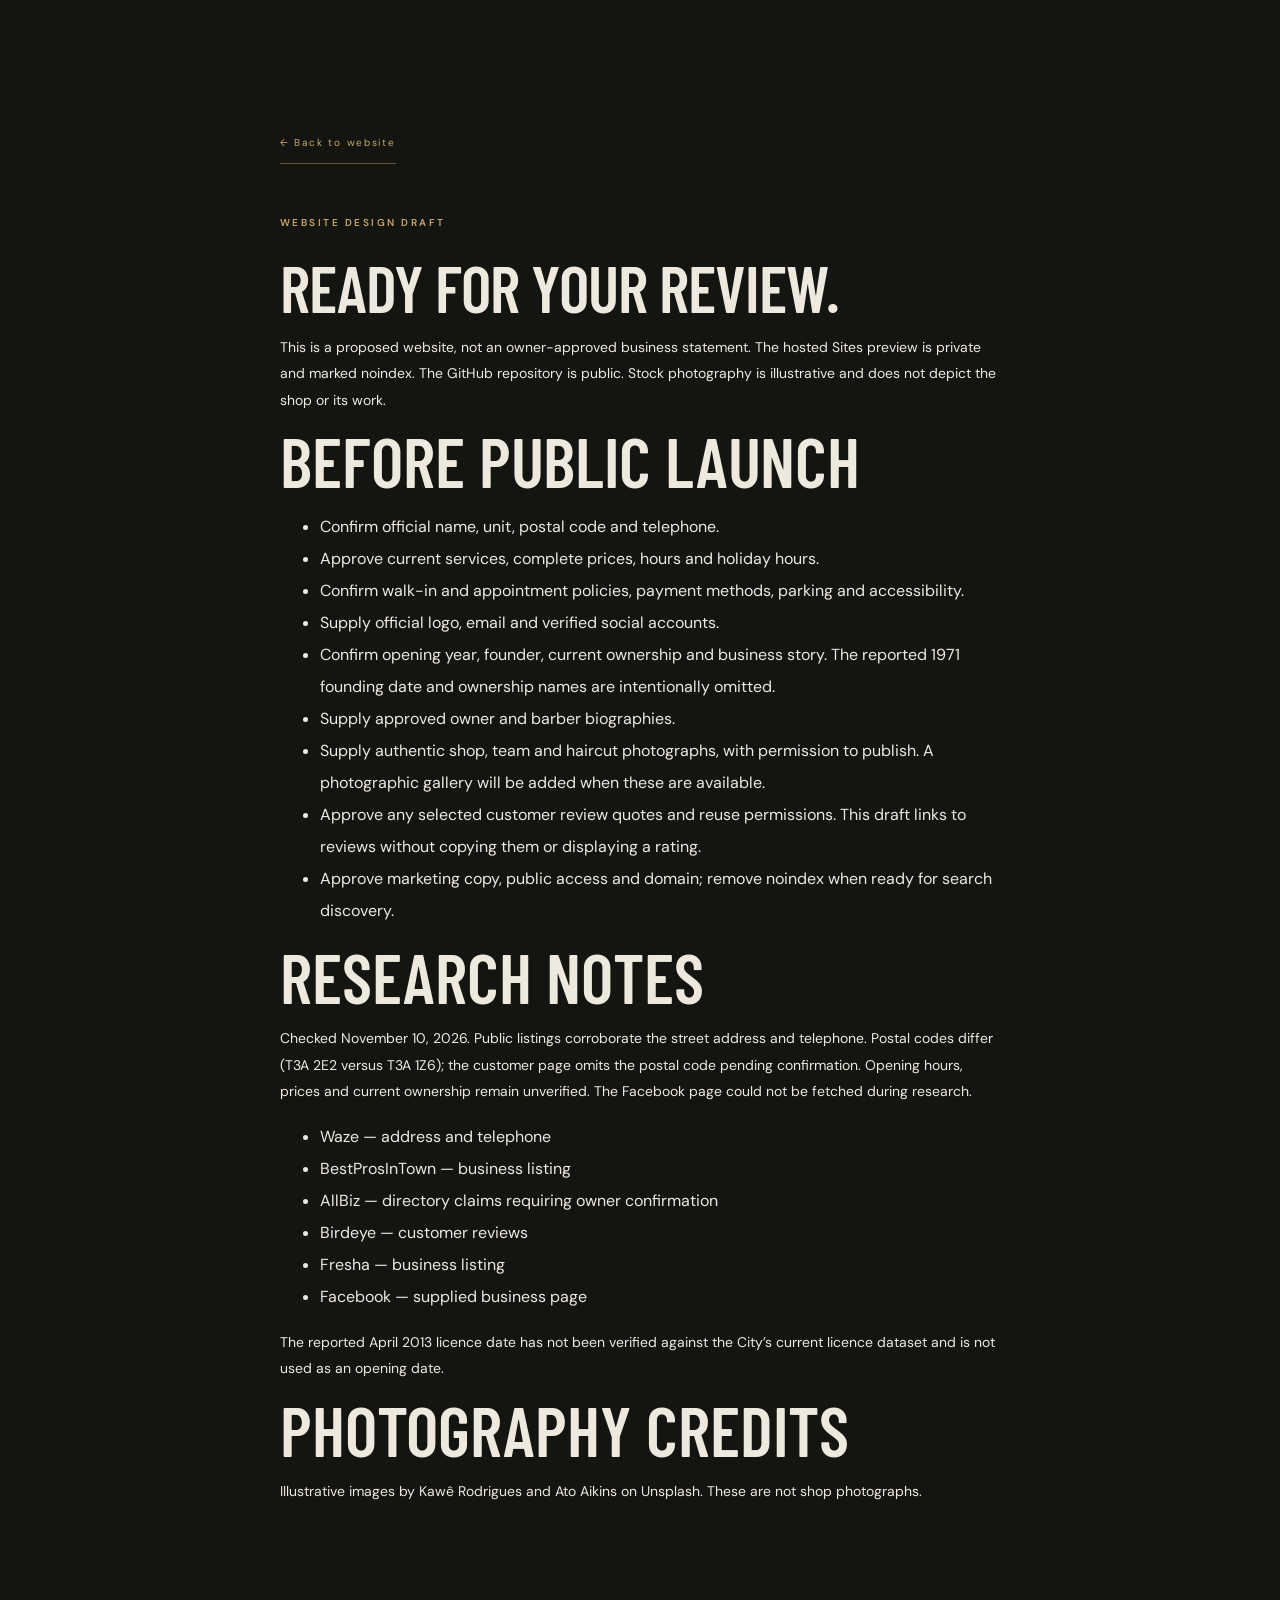
<file: owner-review.html>
<!doctype html><html lang="en"><head><meta charset="utf-8"><meta name="viewport" content="width=device-width,initial-scale=1"><meta name="robots" content="noindex,nofollow"><title>Owner review | Dalhousie Barber Shop</title><link rel="stylesheet" href="style.css"></head><body><main class="section" style="max-width:900px;margin:auto"><a class="text-link" href="index.html">← Back to website</a><p class="eyebrow" style="margin-top:50px">WEBSITE DESIGN DRAFT</p><h1 style="font-size:65px">Ready for your review.</h1><p>This is a proposed website, not an owner-approved business statement. The hosted Sites preview is private and marked noindex. The GitHub repository is public. Stock photography is illustrative and does not depict the shop or its work.</p><h2>Before public launch</h2><ul style="line-height:2"><li>Confirm official name, unit, postal code and telephone.</li><li>Approve current services, complete prices, hours and holiday hours.</li><li>Confirm walk-in and appointment policies, payment methods, parking and accessibility.</li><li>Supply official logo, email and verified social accounts.</li><li>Confirm opening year, founder, current ownership and business story. The reported 1971 founding date and ownership names are intentionally omitted.</li><li>Supply approved owner and barber biographies.</li><li>Supply authentic shop, team and haircut photographs, with permission to publish. A photographic gallery will be added when these are available.</li><li>Approve any selected customer review quotes and reuse permissions. This draft links to reviews without copying them or displaying a rating.</li><li>Approve marketing copy, public access and domain; remove noindex when ready for search discovery.</li></ul><h2>Research notes</h2><p>Checked November 10, 2026. Public listings corroborate the street address and telephone. Postal codes differ (T3A 2E2 versus T3A 1Z6); the customer page omits the postal code pending confirmation. Opening hours, prices and current ownership remain unverified. The Facebook page could not be fetched during research.</p><ul style="line-height:2"><li><a href="https://www.waze.com/live-map/directions/ca/ab/calgary/dalhousie-barber-shop?to=place.ChIJ_4dkuTlvcVMR_v8TW6klj94">Waze — address and telephone</a></li><li><a href="https://www.bestprosintown.com/ab/calgary/dalhousie-barber-shop-/">BestProsInTown — business listing</a></li><li><a href="https://www.allbiz.ca/dalhousie-barber-shop-403-288-1233">AllBiz — directory claims requiring owner confirmation</a></li><li><a href="https://reviews.birdeye.com/dalhousie-barber-shop-170180837193042">Birdeye — customer reviews</a></li><li><a href="https://www.fresha.com/lvp/dalhousie-barber-shop-shaganappi-trail-northwest-calgary-jb5v8A">Fresha — business listing</a></li><li><a href="https://www.facebook.com/dalhousiebarbershop/">Facebook — supplied business page</a></li></ul><p>The reported April 2013 licence date has not been verified against the City’s current licence dataset and is not used as an opening date.</p><h2>Photography credits</h2><p>Illustrative images by <a href="https://unsplash.com/photos/a-man-cutting-another-mans-hair-in-a-salon-JsiH9gv73n0">Kawê Rodrigues</a> and <a href="https://unsplash.com/pt-br/fotografias/um-homem-cortando-o-cabelo-por-um-barbeiro-9ORXOd7g01s">Ato Aikins</a> on Unsplash. These are not shop photographs.</p></main></body></html>
</file>
<file: style.css>
@import url('https://fonts.googleapis.com/css2?family=Barlow+Condensed:wght@500;600;700;800&family=DM+Sans:wght@400;500;600;700&display=swap');
:root{--bg:#141511;--cream:#eee9de;--gold:#c9a66a;--muted:#aaa99f;--border:#373830;--ease:cubic-bezier(.2,.7,.2,1)}*{box-sizing:border-box}html{scroll-behavior:smooth;scroll-padding-top:95px}body{margin:0;background:var(--bg);color:var(--cream);font-family:'DM Sans',Arial,sans-serif;-webkit-font-smoothing:antialiased}a{color:inherit;text-decoration:none}button{font:inherit}a:focus-visible,button:focus-visible,summary:focus-visible{outline:2px solid var(--gold);outline-offset:6px}::selection{background:var(--gold);color:var(--bg)}.skip{position:fixed;top:-100px;left:15px;z-index:100;background:var(--cream);color:var(--bg);padding:15px}.skip:focus{top:10px}header{position:absolute;top:0;left:0;width:100%;z-index:20;display:flex;align-items:center;justify-content:space-between;gap:20px;padding:26px 5%;border-bottom:1px solid #ffffff24;transition:background .3s,padding .3s}header.scrolled{position:fixed;background:#141511f5;backdrop-filter:blur(14px);padding-top:15px;padding-bottom:15px;box-shadow:0 4px 30px #0003}.logo{display:flex;align-items:center;gap:13px;font-family:'Barlow Condensed',Impact,sans-serif;font-size:26px;letter-spacing:3px;font-weight:600;line-height:1}.logo small{display:block;font-family:'DM Sans',sans-serif;font-size:8px;letter-spacing:4.5px;margin-top:9px}.logo b{border:1px solid #c9a66a80;border-radius:50%;color:var(--gold);width:45px;height:45px;display:grid;place-items:center;font-size:25px;font-weight:400}nav{display:flex;gap:32px}nav a{font-size:10px;text-transform:uppercase;font-weight:600;letter-spacing:2px;position:relative;padding:8px 0}nav a:after{content:'';position:absolute;bottom:0;left:0;height:1px;background:var(--gold);width:0;transition:width .3s}nav a:hover:after,nav a.active:after{width:100%}.button,.outline-button{display:inline-flex;align-items:center;justify-content:center;gap:35px;padding:19px 25px;font-size:10px;line-height:1.3;text-transform:uppercase;letter-spacing:2px;font-weight:700;transition:background .3s,transform .3s,border-color .3s}.button{background:var(--gold);color:var(--bg);border:1px solid var(--gold)}.outline-button{border:1px solid #eee9de66;color:var(--cream)}.button:hover{background:#dfbf89;border-color:#dfbf89;transform:translateY(-3px)}.outline-button:hover{background:#ffffff0b;border-color:var(--gold);transform:translateY(-3px)}.button span,.outline-button span{font-size:18px;line-height:10px}.header-cta{background:transparent;color:var(--gold);padding:14px 20px}.header-cta:hover{color:var(--bg)}.menu-toggle{display:none}.hero{min-height:780px;height:100svh;max-height:1100px;position:relative;isolation:isolate;display:flex;align-items:center;padding:140px 7% 110px;overflow:hidden}.hero-photo,.hero-shade{position:absolute;inset:0;width:100%;height:100%;object-fit:cover;z-index:-2}.hero-photo{object-position:center 40%;filter:saturate(.4);animation:heroZoom 1.8s var(--ease) both}.hero-shade{z-index:-1;background:linear-gradient(90deg,#0c0e0dec 0%,#0c0e0db5 40%,#0c0e0d22 100%),linear-gradient(0deg,#0c0e0de8,transparent 50%,#0c0e0d55)}.hero-content{max-width:900px}.eyebrow{font-size:10px;font-weight:600;letter-spacing:2.5px;line-height:1.8;color:var(--gold);margin:0 0 24px}.hero .eyebrow:before{content:'';display:inline-block;vertical-align:middle;width:35px;height:1px;background:var(--gold);margin-right:15px}h1,h2,h3{font-family:'Barlow Condensed',Impact,'Arial Narrow',sans-serif;font-weight:600;margin:0;line-height:.98;text-transform:uppercase}h1{font-size:clamp(80px,9.5vw,152px);letter-spacing:-1px}h1 span,h2 span{color:var(--gold)}.hero-description{font-size:17px;line-height:1.7;color:#d3d0c7;margin:28px 0 32px}.actions{display:flex;gap:15px}.hero-bottom{position:absolute;bottom:28px;left:5%;right:5%;display:flex;gap:25px;align-items:center;justify-content:space-between;padding-top:24px;border-top:1px solid #ffffff2b;font-size:9px;letter-spacing:1.5px}.hero-bottom>span{font-size:9px;color:#bdb9ad;letter-spacing:0}.signature-strip{display:flex;align-items:center;justify-content:space-between;gap:20px;background:var(--gold);color:var(--bg);padding:22px 5%;font-size:10px;letter-spacing:2px;font-weight:700}.signature-strip b{font-size:23px;font-weight:400}.section{padding:110px 7%}h2{font-size:clamp(48px,5.4vw,78px)}p{font-size:14px;line-height:1.9}.story{display:grid;grid-template-columns:1.1fr 1fr;gap:12%;background:#191a16}.story-copy{padding-top:12px;color:var(--muted)}.small-rule{display:block;width:40px;height:2px;background:var(--gold);margin-bottom:26px}.lead{font-size:22px;line-height:1.5;color:var(--cream);margin-top:0}.text-link{display:inline-flex;gap:35px;align-items:center;border-bottom:1px solid #c9a66a70;padding:14px 0;font-size:10px;letter-spacing:1.7px;color:var(--gold);margin-top:12px}.text-link span{transition:transform .3s}.text-link:hover span{transform:translate(3px,-3px)}.section-heading{display:flex;justify-content:space-between;align-items:flex-end;gap:55px;margin-bottom:52px}.section-heading>div+div,.section-heading>p{max-width:340px}.muted{color:var(--muted);font-size:12px}.service-grid{display:grid;grid-template-columns:repeat(4,1fr);border-top:1px solid var(--border);border-left:1px solid var(--border)}.service{padding:30px 26px;border-right:1px solid var(--border);border-bottom:1px solid var(--border);transition:background .4s;display:flex;flex-direction:column}.service:hover{background:#24251d}.service small{font-size:9px;letter-spacing:2px;color:var(--muted)}.service-icon{font-family:Georgia,serif;color:var(--gold);font-size:48px;display:block;height:95px;padding-top:21px}.service h3{font-size:28px;margin:15px 0}.service p{font-size:12px;color:var(--muted);margin:0 0 30px}.service a{margin-top:auto;padding-top:20px;border-top:1px solid var(--border);display:flex;justify-content:space-between;font-size:9px;letter-spacing:1.2px;color:var(--gold)}.service-footer{display:flex;justify-content:space-between;gap:20px;padding-top:28px;font-size:12px;color:var(--muted)}.service-footer a{color:var(--gold)}.craft{display:grid;grid-template-columns:1fr 1fr;background:#e8e2d5;color:#22251e}.craft-photo{position:relative;overflow:hidden;min-height:650px}.craft-photo img{width:100%;height:100%;position:absolute;inset:0;object-fit:cover;filter:saturate(.35);transition:transform 1s var(--ease)}.craft-photo:hover img{transform:scale(1.035)}.craft-photo>span{position:absolute;bottom:28px;left:30px;font-size:10px;letter-spacing:3px;color:white;text-shadow:0 2px 10px black}.craft-copy{padding:85px 14% 75px 12%;align-self:center}.craft-copy h2{font-size:clamp(44px,4.7vw,68px)}.craft-copy h2 span{color:#887044}.craft-copy .eyebrow,.craft-copy .text-link{color:#806131}.craft-copy .lead{color:#22251e;margin-top:35px;font-size:20px}.craft-copy p{color:#64665c}.craft-copy .image-note{font-size:10px;line-height:1.7;margin-top:45px}.reviews{text-align:center;background:#191a16}.reviews h2{font-size:clamp(40px,4.8vw,66px)}.quote-symbol{display:block;color:var(--gold);font-family:Georgia;font-size:90px;line-height:.6;margin:45px 0 5px}.reviews p:not(.eyebrow){color:var(--muted);margin:25px auto}.reviews .outline-button{margin-top:8px}.visit .section-heading>p{color:var(--muted)}.visit-grid{display:grid;grid-template-columns:1fr 1fr;gap:6%}.location-panel{background:#25271f;position:relative;padding:45px;overflow:hidden;isolation:isolate}.location-panel .eyebrow{font-size:9px}.location-panel h3{font-size:80px;margin:25px 0}.location-icon{position:absolute;right:35px;top:25px;color:var(--gold);font-size:55px}.location-word{position:absolute;font-family:'Barlow Condensed',Impact,sans-serif;bottom:-35px;right:-10px;font-size:260px;line-height:1;font-weight:800;color:#33362a;z-index:-1}address{font-style:normal;font-size:14px;line-height:1.8;color:#c9cabd;margin:25px 0}.visit-info{padding:10px 0}.visit-info h3{font-size:28px;letter-spacing:.5px;margin-bottom:20px}details{border-bottom:1px solid var(--border)}summary{list-style:none;display:flex;justify-content:space-between;cursor:pointer;font-size:13px;padding:23px 0}summary::-webkit-details-marker{display:none}summary span{color:var(--gold);font-size:20px;transition:transform .3s}details[open] summary span{transform:rotate(45deg)}details p{font-size:12px;color:var(--muted);margin:0 20px 22px 0}details[open] div{animation:fadeIn .35s ease}.contact-phone{display:flex;justify-content:space-between;font-family:'Barlow Condensed',sans-serif;font-size:38px;color:var(--gold);margin-top:30px}.closing{background:var(--gold);color:var(--bg);text-align:center;padding:55px 6%}.closing .eyebrow{color:#4b422f;font-size:9px}.closing>a{font-family:'Barlow Condensed',Impact,sans-serif;font-weight:600;font-size:clamp(55px,9vw,120px);line-height:1}.closing>a span{display:inline-block;transition:transform .4s}.closing>a:hover span{transform:translate(10px,-10px)}footer{padding:50px 5% 25px;display:flex;flex-wrap:wrap;justify-content:space-between;align-items:center;gap:30px}footer>p{font-size:11px;color:var(--muted)}footer>div{display:flex;flex-direction:column;gap:14px;font-size:8px;letter-spacing:1.2px}.footer-note{width:100%;border-top:1px solid var(--border);padding-top:20px;margin:0;font-size:9px!important}.mobile-call{display:none}.entrance{animation:riseIn .9s var(--ease) both}.entrance:nth-child(2){animation-delay:.12s}.entrance:nth-child(3){animation-delay:.24s}.entrance:nth-child(4){animation-delay:.36s}.motion-ready .reveal{opacity:0;transform:translateY(25px);transition:opacity .8s var(--ease),transform .8s var(--ease)}.motion-ready .reveal.visible{opacity:1;transform:translateY(0)}.service:nth-child(2){transition-delay:.06s}.service:nth-child(3){transition-delay:.12s}.service:nth-child(4){transition-delay:.18s}@keyframes riseIn{from{opacity:0;transform:translateY(26px)}to{opacity:1;transform:translateY(0)}}@keyframes heroZoom{from{transform:scale(1.045)}to{transform:scale(1)}}@keyframes fadeIn{from{opacity:0;transform:translateY(-5px)}to{opacity:1;transform:none}}
@media(max-width:1050px){nav{gap:19px}.service-grid{grid-template-columns:repeat(2,1fr)}.service{padding:30px}.craft-copy{padding:60px 10%}.hero-bottom>span{display:none}.section{padding:80px 6%}.story{gap:8%}.hero-bottom{font-size:8px}}@media(max-width:700px){html{scroll-padding-top:90px}header{padding:22px 6%;gap:15px}.logo{font-size:23px;letter-spacing:2px}.logo b{height:39px;width:39px}.logo small{font-size:7px;letter-spacing:4px}.header-cta{display:none}.menu-toggle{display:block;background:transparent;border:1px solid var(--border);color:var(--cream);padding:12px;font-size:9px;letter-spacing:1px;cursor:pointer}nav{position:absolute;top:100%;left:0;right:0;background:#171815;display:flex;flex-direction:column;gap:0;padding:10px 6% 20px;border-bottom:1px solid var(--border)}.js-enabled nav:not(.open){display:none}nav a{padding:15px 0}.hero{min-height:740px;height:100svh;max-height:950px;padding:160px 6% 110px}.hero h1{font-size:clamp(70px,16vw,110px)}.hero-photo{object-position:62% center}.hero-shade{background:linear-gradient(90deg,#0c0e0de5,#0c0e0d80),linear-gradient(0deg,#0c0e0de8,transparent 60%)}.hero .eyebrow{font-size:8px;letter-spacing:1.5px}.hero .eyebrow:before{width:20px;margin-right:10px}.hero-description{font-size:15px}.actions{flex-wrap:wrap;gap:12px}.button,.outline-button{padding:17px 19px;font-size:9px;gap:20px}.hero-bottom{bottom:25px;font-size:8px;letter-spacing:.8px}.scroll-link{display:none}.signature-strip{padding:18px 6%;font-size:8px;letter-spacing:.8px;gap:15px}.signature-strip :nth-child(n+5){display:none}.signature-strip b{font-size:17px}.section{padding:65px 6%}.story,.craft,.visit-grid{grid-template-columns:1fr;gap:35px}.section-heading{display:block;margin-bottom:35px}h2{font-size:54px}.section-heading>div+div{margin-top:25px;max-width:100%}.service{padding:24px 18px}.service h3{font-size:25px}.service p{font-size:11px}.service a{font-size:8px;letter-spacing:.7px}.service small{font-size:8px}.service-footer{font-size:10px;line-height:1.7}.service-footer a{white-space:nowrap}.craft{gap:0}.craft-photo{min-height:450px;max-height:550px}.craft-copy{padding:55px 6%}.craft-copy h2{font-size:52px}.craft-copy .image-note{margin-top:30px}.reviews h2{font-size:43px}.location-panel{padding:35px}.location-panel h3{font-size:72px}.contact-phone{font-size:34px}.closing{padding:45px 6%}.closing .eyebrow{font-size:8px;letter-spacing:1.4px}footer{padding:35px 6% 90px;align-items:flex-start}footer>p:not(.footer-note){width:100%;order:2;margin:0}.footer-note{order:3}.mobile-call{display:flex;position:fixed;z-index:15;bottom:14px;left:50%;transform:translateX(-50%);padding:16px 25px;gap:35px;background:var(--gold);color:var(--bg);font-size:10px;font-weight:700;letter-spacing:1.5px;box-shadow:0 6px 24px #0006;white-space:nowrap}body:not(.js-enabled) header{position:relative;flex-wrap:wrap}body:not(.js-enabled) nav{position:static;width:100%}}@media(prefers-reduced-motion:reduce){html{scroll-behavior:auto}*,*:before,*:after{animation:none!important;transition:none!important}.motion-ready .reveal{opacity:1;transform:none}}
</file>
